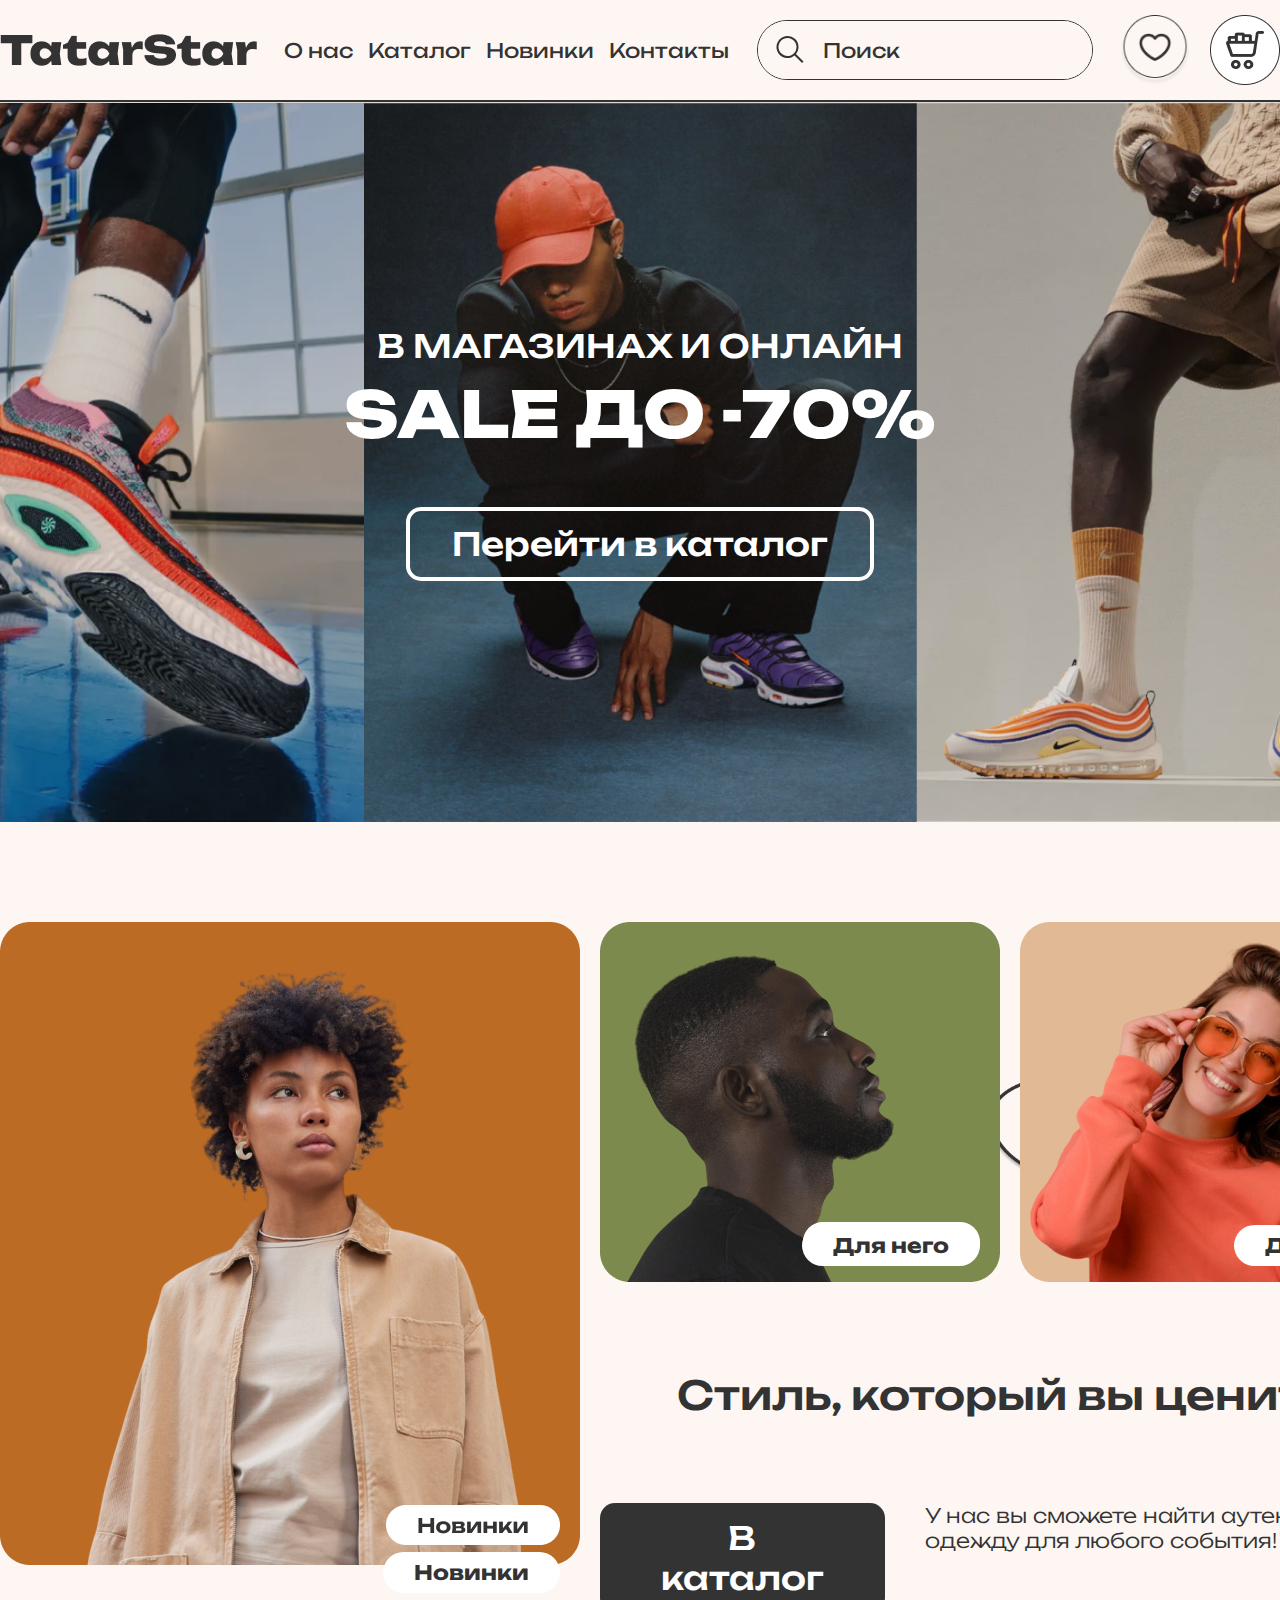
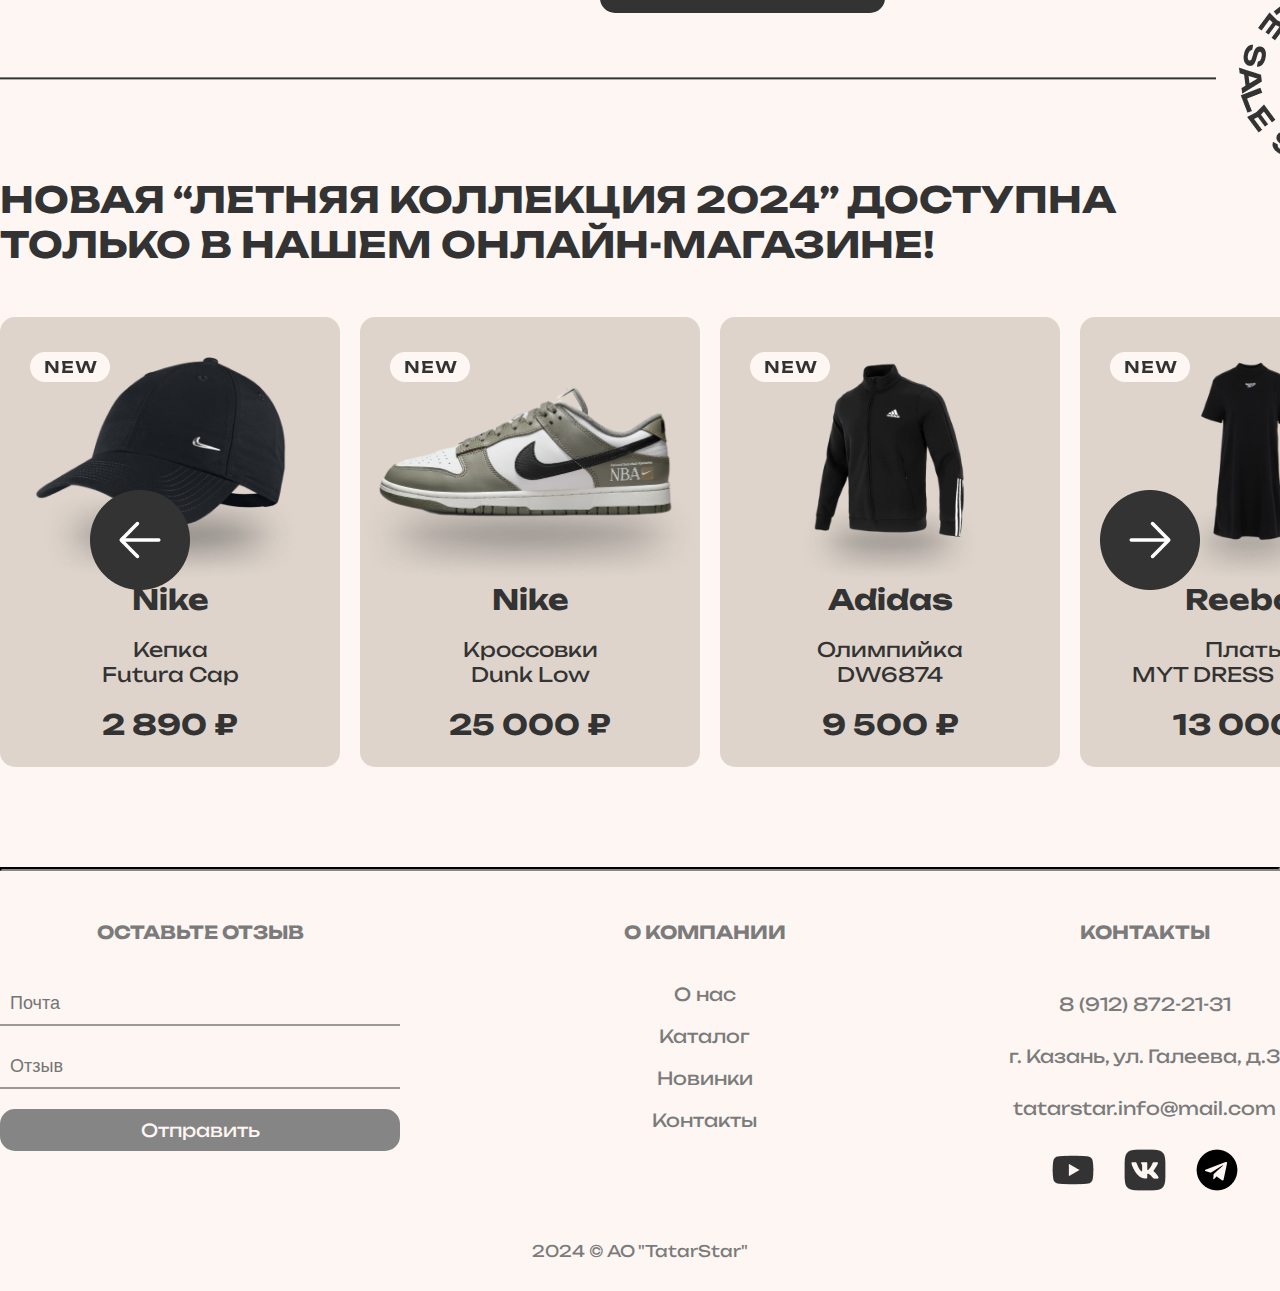
<file: index.html>
<!DOCTYPE html>
<html lang="ru">

<head>
    <meta charset="UTF-8">
    <meta name="viewport" content="width=device-width, initial-scale=1.0">
    <title>TatarStar</title>
    <link rel="stylesheet" href="assets/css/style.css">
</head>

<body>
    <header>
        <div class="content">
            <div class="header">
                <div class="logo">
                    <img src="assets/image/glavnai/header/logo.png" alt="">
                </div>
                <div class="info_header">
                    <a href="#">О нас</a>
                    <a href="catalog.html">Каталог</a>
                    <a href="#new">Новинки</a>
                    <a href="#end">Контакты</a>
                </div>
                <form action="">

                    <img class="img__icon" src="assets/image/glavnai/header/lupa.svg" alt="">
                    <input class="header__input" type="text" placeholder=" Поиск">
                </form>
                <div class="icon__header">

                    <img src="assets/image/glavnai/header/icon1.png" alt="">
                    <img src="assets/image/glavnai/header/icon2.png" alt="">
                </div>
            </div>
        </div>
    </header>
    <section class="banner__img">
        <div class="content">
            <div class="banner">
                <div class="info__banner">
                    <h1> <span class="span__banner">В магазинах и онлайн</span> <br> SALE до -70%</h1>
                </div>
                <div class="button_banner">
                   <a href="#" class="btn__banner">Перейти в каталог</a>
                </div>
            </div>
        </div>
    </section>
    <section class="bests">
        <div class="bests-block content">
            <div class="news">
                <a href="#new">Новинки</a>
                <img src="assets/image/glavnai/kategoria/Новинки.png" alt="">
            </div>

            <div class="bests-photo-text">
                <div class="bests-two-img">
                    <div class="for-him">
                        <a href="">Для него</a>
                        <img src="assets/image/glavnai/kategoria/него.png" alt="">
                    </div>
                    <div class="for-her">
                        <a href="">Для неё</a>
                        <img src="assets/image/glavnai/kategoria/girlpng.png" alt="">
                    </div>
                </div>
                <div class="bests-text">
                    <h2>Стиль, который вы цените!</h2>
                    <div class="bests-btn-text">
                        <a class="bests-btn" href="">В каталог</a>
                        <p>У нас вы сможете найти аутентичную одежду для любого события!</p>
                    </div>
                </div>
            </div>
        </div>
    </section>

    <section class="new-col content" id="new">
        <div class="sale">
            <img src="assets/image/new-col/sale.png" alt="">
        </div>
        <div class="novi">
            <h2 class="novi-text">Новая “летняя коллекция 2024” доступна <br> только в нашем онлайн-магазине!</h2>
            <div class="slider">
                <a href="" class="next">
                    <img src="assets/image/new-col/next.png" alt="">
                </a>
                <div class="slider-cart">

                    <div class="slider-item">
                        <img src="assets/image/new-col/1.png" alt="">
                        <div class="slider-text">
                            <h3>Nike</h3>
                            <p>Кепка <br> Futura Cap</p>
                            <p class="price">2 890 ₽</p>
                        </div>
                        <img src="assets/image/new-col/new.png" alt="" class="fix-new">
                    </div>
                    <div class="slider-item">
                        <img src="assets/image/new-col/2.png" alt="">
                        <div class="slider-text">
                            <h3>Nike</h3>
                            <p>Кроссовки <br> Dunk Low</p>
                            <p class="price">25 000 ₽</p>
                        </div>
                        <img src="assets/image/new-col/new.png" alt="" class="fix-new">
                    </div>
                    <div class="slider-item">
                        <img src="assets/image/new-col/3.png" alt="">
                        <div class="slider-text">
                            <h3>Adidas</h3>
                            <p>Олимпийка <br> DW6874</p>
                            <p class="price">9 500 ₽</p>
                        </div>
                        <img src="assets/image/new-col/new.png" alt="" class="fix-new">
                    </div>
                    <div class="slider-item">
                        <img src="assets/image/new-col/4.png" alt="">
                        <div class="slider-text">
                            <h3>Reebok</h3>
                            <p>Платье <br> MYT DRESS MD454 </p>
                            <p class="price">13 000 ₽</p>
                        </div>
                        <img src="assets/image/new-col/new.png" alt="" class="fix-new">
                    </div>
                </div>

                <a href="" class="back">
                    <img src="assets/image/new-col/back.png" alt="">
                </a>
            </div>
        </div>
    </section>

    <footer class="content" id="end">
        <hr>
        <div class="all-foot hei">
            <div class="otzav">
                <h3>Оставьте отзыв</h3>
                <input type="email" placeholder="Почта">
                <input type="text" placeholder="Отзыв">
                <a href="" class="btn">Отправить</a>
            </div>
            <div class="about hei">
                <h3>О компании</h3>
                <a href="#">О нас</a>
                <a href="catalog.html">Каталог</a>
                <a href="#new">Новинки</a>
                <a href="#end">Контакты</a>
            </div>
            <div class="cont hei">
                <h3>Контакты</h3>
                <a href="tel:+79128722131">8 (912) 872-21-31</a>
                <a href="">г. Казань, ул. Галеева, д.3</a>
                <a href="mailto:tatarstar.info@mail.com">tatarstar.info@mail.com</a>
                <div class="img-foot">
                    <a href=""><img src="assets/image/footer/1.png" alt=""></a>
                    <a href=""><img src="assets/image/footer/2.png" alt=""></a>
                    <a href=""><img src="assets/image/footer/3.png" alt=""></a>
                </div>
            </div>
        </div>
        <p id="end">2024 © АО "TatarStar"</p>
    </footer>
    
</body>

</html>
</file>
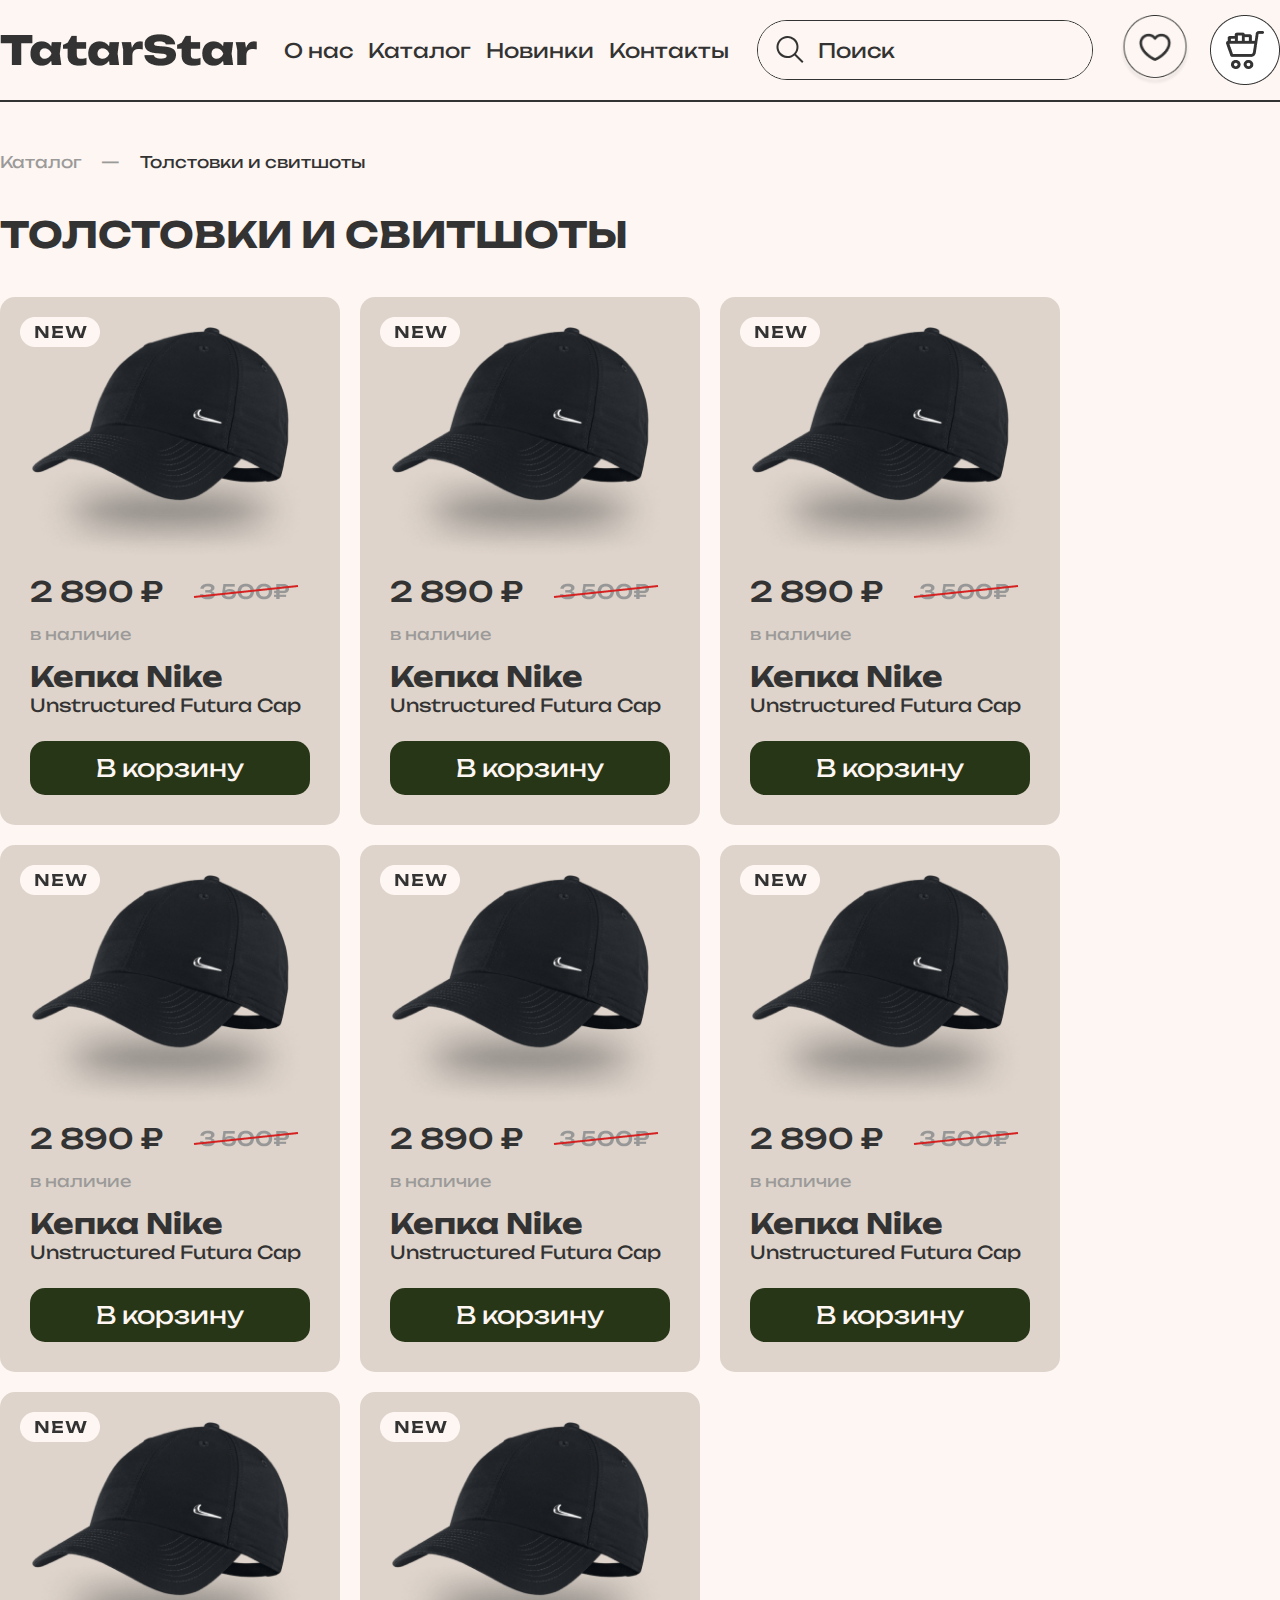
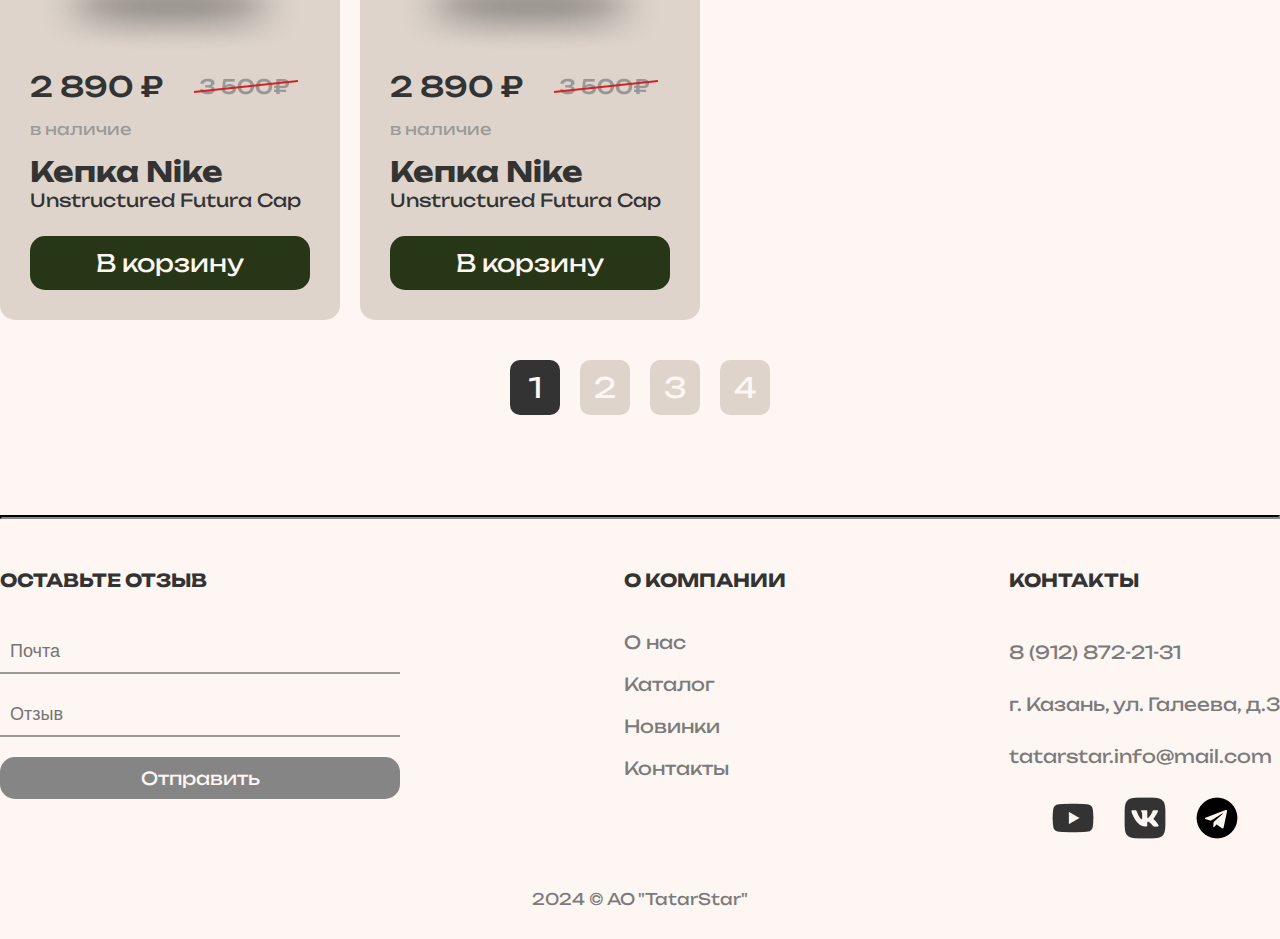
<file: catalog.html>
<!DOCTYPE html>
<html lang="ru">
<head>
    <meta charset="UTF-8">
    <meta name="viewport" content="width=device-width, initial-scale=1.0">
    <title>Katalog</title>
    <link rel="stylesheet" href="assets/css/style.css">
</head>
<body>
    <header>
        <div class="content">
            <div class="header">
                <div class="logo">
                    <img src="assets/image/glavnai/header/logo.png" alt="">
                </div>
                <div class="info_header">
                    <a href="index.html">О нас</a>
                    <a href="catalog.html">Каталог</a>
                    <a href="index.html#new">Новинки</a>
                    <a href="#end">Контакты</a>
                </div>
                <form action="">

                    <img class="img__icon" src="assets/image/glavnai/header/lupa.svg" alt="">
                    <input class="header__input" type="text" placeholder="Поиск">
                </form>
                <div class="icon__header">

                    <img src="assets/image/glavnai/header/icon1.png" alt="">
                    <img src="assets/image/glavnai/header/icon2.png" alt="">
                </div>
            </div>
        </div>
    </header>

    <section class="katalog content">
        <div class="bread">
            <a href="" >Каталог</a>
            <p>—</p>
            <a href="" id="here">Толстовки и свитшоты</a>
        </div>

        <h2>Толстовки и свитшоты</h2>

        <div class="items">
            <div class="item">
                <img src="assets/image/kat2/1.png" alt="">
                <img src="assets/image/kat2/new.png" alt="" class="f-new">
                <div class="cena">
                    <p>2 890 ₽</p>
                    <img src="assets/image/kat2/cena.png" alt="">
                </div>
                <p class="gray">в наличие</p>
                <div class="name-item">
                    <h3>Кепка Nike</h3>
                    <p>Unstructured Futura Cap</p>
                </div>
                <a href="" class="btn2 ">В корзину</a>
            </div>
            
            <div class="item">
                <img src="assets/image/kat2/1.png" alt="">
                <img src="assets/image/kat2/new.png" alt="" class="f-new">
                <div class="cena">
                    <p>2 890 ₽</p>
                    <img src="assets/image/kat2/cena.png" alt="">
                </div>
                <p class="gray">в наличие</p>
                <div class="name-item">
                    <h3>Кепка Nike</h3>
                    <p>Unstructured Futura Cap</p>
                </div>
                <a href="" class="btn2 ">В корзину</a>
            </div>
            <div class="item">
                <img src="assets/image/kat2/1.png" alt="">
                <img src="assets/image/kat2/new.png" alt="" class="f-new">
                <div class="cena">
                    <p>2 890 ₽</p>
                    <img src="assets/image/kat2/cena.png" alt="">
                </div>
                <p class="gray">в наличие</p>
                <div class="name-item">
                    <h3>Кепка Nike</h3>
                    <p>Unstructured Futura Cap</p>
                </div>
                <a href="" class="btn2 ">В корзину</a>
            </div>
            <div class="item">
                <img src="assets/image/kat2/1.png" alt="">
                <img src="assets/image/kat2/new.png" alt="" class="f-new">
                <div class="cena">
                    <p>2 890 ₽</p>
                    <img src="assets/image/kat2/cena.png" alt="">
                </div>
                <p class="gray">в наличие</p>
                <div class="name-item">
                    <h3>Кепка Nike</h3>
                    <p>Unstructured Futura Cap</p>
                </div>
                <a href="" class="btn2 ">В корзину</a>
            </div>
            <div class="item">
                <img src="assets/image/kat2/1.png" alt="">
                <img src="assets/image/kat2/new.png" alt="" class="f-new">
                <div class="cena">
                    <p>2 890 ₽</p>
                    <img src="assets/image/kat2/cena.png" alt="">
                </div>
                <p class="gray">в наличие</p>
                <div class="name-item">
                    <h3>Кепка Nike</h3>
                    <p>Unstructured Futura Cap</p>
                </div>
                <a href="" class="btn2 ">В корзину</a>
            </div>
            <div class="item">
                <img src="assets/image/kat2/1.png" alt="">
                <img src="assets/image/kat2/new.png" alt="" class="f-new">
                <div class="cena">
                    <p>2 890 ₽</p>
                    <img src="assets/image/kat2/cena.png" alt="">
                </div>
                <p class="gray">в наличие</p>
                <div class="name-item">
                    <h3>Кепка Nike</h3>
                    <p>Unstructured Futura Cap</p>
                </div>
                <a href="" class="btn2 ">В корзину</a>
            </div>
            <div class="item">
                <img src="assets/image/kat2/1.png" alt="">
                <img src="assets/image/kat2/new.png" alt="" class="f-new">
                <div class="cena">
                    <p>2 890 ₽</p>
                    <img src="assets/image/kat2/cena.png" alt="">
                </div>
                <p class="gray">в наличие</p>
                <div class="name-item">
                    <h3>Кепка Nike</h3>
                    <p>Unstructured Futura Cap</p>
                </div>
                <a href="" class="btn2 ">В корзину</a>
            </div>
            <div class="item">
                <img src="assets/image/kat2/1.png" alt="">
                <img src="assets/image/kat2/new.png" alt="" class="f-new">
                <div class="cena">
                    <p>2 890 ₽</p>
                    <img src="assets/image/kat2/cena.png" alt="">
                </div>
                <p class="gray">в наличие</p>
                <div class="name-item">
                    <h3>Кепка Nike</h3>
                    <p>Unstructured Futura Cap</p>
                </div>
                <a href="" class="btn2 ">В корзину</a>
            </div>

        </div>

        <div class="niz">
            <a href="" id="tyt">1</a>
            <a href="">2</a>
            <a href="">3</a>
            <a href="">4</a>
        </div>

    </section>

    <footer class="content">
        <hr>
        <div class="all-foot hei">
            <div class="otzav">
                <h3>Оставьте отзыв</h3>
                <input type="email" placeholder="Почта">
                <input type="text" placeholder="Отзыв">
                <a href="" class="btn">Отправить</a>
            </div>
            <div class="about hei">
                <h3>О компании</h3>
                <a href="#">О нас</a>
                <a href="catalog.html">Каталог</a>
                <a href="index.html#new">Новинки</a>
                <a href="#end">Контакты</a>
            </div>
            <div class="cont hei">
                <h3>Контакты</h3>
                <a href="tel:+79128722131">8 (912) 872-21-31</a>
                <a>г. Казань, ул. Галеева, д.3</a>
                <a href="mailto:tatarstar.info@mail.com">tatarstar.info@mail.com</a>
                <div class="img-foot">
                    <a href=""><img src="assets/image/footer/1.png" alt=""></a>
                    <a href=""><img src="assets/image/footer/2.png" alt=""></a>
                    <a href=""><img src="assets/image/footer/3.png" alt=""></a>
                </div>
            </div>
        </div>
        <p id="end">2024 © АО "TatarStar"</p>
    </footer>
</body>
</html>
</file>
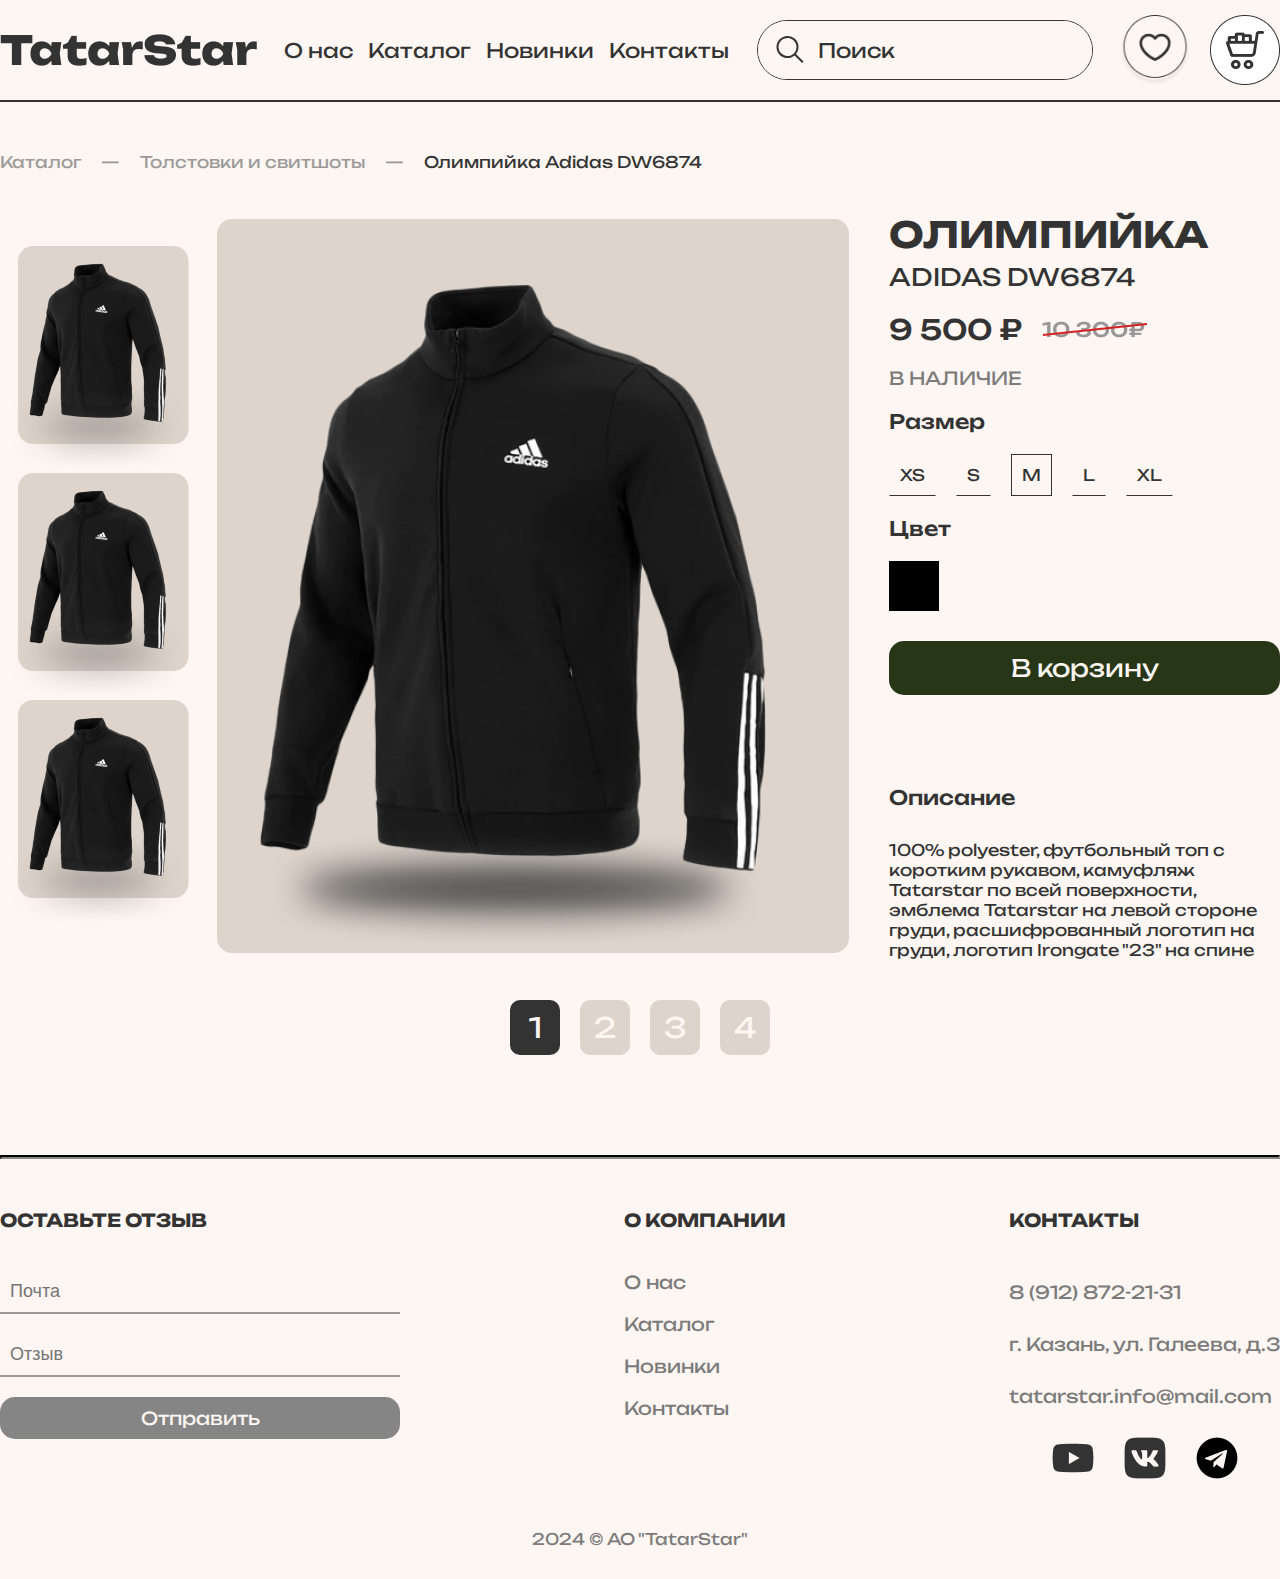
<file: stranica.html>
<!DOCTYPE html>
<html lang="ru">

<head>
    <meta charset="UTF-8">
    <meta name="viewport" content="width=device-width, initial-scale=1.0">
    <title>Stranica</title>
    <link rel="stylesheet" href="assets/css/style.css">
</head>
<body>
    <header>
        <div class="content">
            <div class="header">
                <div class="logo">
                    <img src="assets/image/glavnai/header/logo.png" alt="">
                </div>
                <div class="info_header">
                    <a href="index.html">О нас</a>
                    <a href="catalog.html">Каталог</a>
                    <a href="index.html#new">Новинки</a>
                    <a href="#end">Контакты</a>
                </div>
                <form action="">

                    <img class="img__icon" src="assets/image/glavnai/header/lupa.svg" alt="">
                    <input class="header__input" type="text" placeholder="Поиск">
                </form>
                <div class="icon__header">

                    <img src="assets/image/glavnai/header/icon1.png" alt="">
                    <img src="assets/image/glavnai/header/icon2.png" alt="">
                </div>
            </div>
        </div>
    </header>

    <section class=" stranica content">
        <div class="bread">
            <a href="" >Каталог</a>
            <p>—</p>
            <a href="" >Толстовки и свитшоты</a>
            <p>—</p>
            <a href="" id="here">Олимпийка Adidas DW6874</a>
        </div>

        <div class="img-text">
            <div class="imgs">
                <div class="three-img">
                    <img src="assets/image/stranica/1.png" alt="">
                    <img src="assets/image/stranica/img.png" alt="">
                    <img src="assets/image/stranica/img.png" alt="">
                </div>
                <img src="assets/image/stranica/img1.png" alt="" class="big">
            </div>
            <div class="big-text">
                <h2 class="upper">Олимпийка</h2>
                <h3 class="upper">Adidas DW6874</h3>
                <div class="price1">
                    <p>9 500 ₽</p>
                    <img src="assets/image/stranica/2.png" alt="">
                </div>
                <p id="gray">в наличие</p>
                <h4>Размер</h4>
                <div class="size">
                    <a>XS</a>
                    <a>S</a>
                    <a id="mma">M</a>
                    <a>L</a>
                    <a>XL</a>
                </div>
                <h4>Цвет</h4>
                <div class="black"></div>
                <a href="" class="btn2">В корзину</a>
                <div class="opis">
                    <h4>Описание</h4>
                    <p>100% polyester, футбольный топ с коротким рукавом, камуфляж Tatarstar по всей поверхности, эмблема Tatarstar на левой стороне груди, расшифрованный логотип на груди, логотип Irongate "23" на спине</p>
                </div>

            </div>
        </div>
        <div class="niz">
            <a href="" id="tyt">1</a>
            <a href="">2</a>
            <a href="">3</a>
            <a href="">4</a>
        </div>
    </section>











    <footer class="content">
        <hr>
        <div class="all-foot hei">
            <div class="otzav">
                <h3>Оставьте отзыв</h3>
                <input type="email" placeholder="Почта">
                <input type="text" placeholder="Отзыв">
                <a href="" class="btn">Отправить</a>
            </div>
            <div class="about hei">
                <h3>О компании</h3>
                <a href="index.html">О нас</a>
                <a href="catalog.html">Каталог</a>
                <a href="index.html#new">Новинки</a>
                <a href="#end">Контакты</a>
            </div>
            <div class="cont hei">
                <h3>Контакты</h3>
                <a href="tel:+79128722131">8 (912) 872-21-31</a>
                <a>г. Казань, ул. Галеева, д.3</a>
                <a href="mailto:tatarstar.info@mail.com">tatarstar.info@mail.com</a>
                <div class="img-foot">
                    <a href=""><img src="assets/image/footer/1.png" alt=""></a>
                    <a href=""><img src="assets/image/footer/2.png" alt=""></a>
                    <a href=""><img src="assets/image/footer/3.png" alt=""></a>
                </div>
            </div>
        </div>
        <p id="end">2024 © АО "TatarStar"</p>
    </footer>
</body>
</html>
</file>
<file: assets/css/style.css>
@font-face {
    font-family: "Unbounded";
    src: url(../fonts/Unbounded-Light.ttf);
    font-weight: 300;
}

@font-face {
    font-family: "Unbounded";
    src: url(../fonts/Unbounded-Regular.ttf);
    font-weight: 400;
}

@font-face {
    font-family: "Unbounded";
    src: url(../fonts/Unbounded-Medium.ttf);
    font-weight: 500;
}

@font-face {
    font-family: "Unbounded";
    src: url(../fonts/Unbounded-Bold.ttf);
    font-weight: 700;
}

@font-face {
    font-family: "Unbounded";
    src: url(../fonts/Unbounded-ExtraBold.ttf);
    font-weight: 800;
}

* {
    margin: 0;
    padding: 0;
    box-sizing: border-box;
    transition: .7s;
    scroll-behavior: smooth;
    text-decoration: none;
    list-style: none;
}

body {
    background: #FDF6F2;
    font-family: "Unbounded";
}

.content {
    max-width: 1420px;
    margin: 0 auto;
}

/* HEADER START */
.header {
    padding: 15px 0;
    display: flex;
    flex-direction: row;
    justify-content: space-between;
    align-items: center;
    border-bottom: #333 2px solid;
}

.logo {
    display: flex;
    flex-direction: row;
    justify-content: space-around;
}

.info_header {
    display: flex;
    flex-direction: row;
    justify-content: center;
    gap: 15px;
}

.info_header a:hover  {
    color: #283618; 
    transform: scale(1.01);
}

.icon__header {
    display: flex;
    flex-direction: row;
    justify-content: center;
    gap: 20px;
    align-items: center;
}

.icon__header img {
    width: 70px;
    height: 70px;
}

.img__icon {
    position: absolute;
    left: 17.5px;
    top: 14px;

}

form {
    position: relative;
}

.header__input {
    border-radius: 40px;
    border: 1px solid #333;
    width: 336px;
    height: 60px;
    font-size: 20px;
    font-weight: 400;
    font-family: "Unbounded";
}

.header__input::placeholder {
    color: #333;
    font-size: 20px;
    font-weight: 400;
    padding: 17px 168px 17px 60px;
    background-color: #FDF6F2;
}

.info_header a {
    color: #333;
    font-family: Unbounded;
    font-size: 20px;
    font-weight: 400;

}

/* BANNER START */
.banner__img {
    background: url(../image/glavnai/banner/banner.png) center;

    background-size: cover;
    background-repeat: no-repeat;
    width: 100%;
    height: 80vh;
    padding: 15%;
}

.info__banner h1 {
    text-align: center;
    color: #FFF;
    text-align: center;
    font-family: Unbounded;
    font-size: 64px;
    font-style: normal;
    font-weight: 800;
    line-height: normal;
    text-transform: uppercase;
}

.span__banner {
    color: white;
    align-items: center;
    font-family: Unbounded;
    font-size: 32px;
    font-weight: 500;
    line-height: normal;
    text-transform: uppercase;
}
.button_banner { 
    display: flex; 
    flex-direction: row; 
    justify-content: center; 
} 
 
.btn__banner { 
    color: #FFF; 
    text-align: center; 
    font-size: 32px; 
    padding: 13px 42px; 
    border-radius: 15px; 
    border: 4px solid #FFF; 
    font-weight: 500;
    margin: 53px;
}

.btn__banner:hover {
    background-color: #FFF;
    color: #333;
}


/* banner */
.bests {
    background: url(../image/glavnai/kategoria/Фон.png) center;
    width: 100%;
    height: 85vh;
    background-repeat: no-repeat;
    background-size: cover;
    padding-top: 100px;
}

.bests-block {
    display: flex;
    flex-direction: row;
    gap: 20px;
}

.bests-photo-text {
    display: flex;
    flex-direction: column;
}

.bests-two-img {
    display: flex;
    flex-direction: row;
    gap: 20px;
}

.news {
    position: relative;
}

.news a {
    color: #333;
    font-size: 20px;
    font-weight: 700;
    bottom: 20px;
    right: 20px;
    background-color: #fff;
    padding: 8px 31px;
    border-radius: 30px;
    position: absolute;
}

.news a:hover {
    background-color: #333;
    color: #FFF;
}

.for-him {
    position: relative;
}

.for-him a {
    color: #333;
    font-size: 20px;
    font-weight: 700;
    bottom: 20px;
    right: 20px;
    background-color: #fff;
    padding: 8px 31px;
    border-radius: 30px;
    position: absolute;
}

.for-him a:hover, 
.for-her a:hover {
    background-color: #333;
    color: #FFF;
}

.for-her {
    position: relative;
}

.for-her a {
    color: #333;
    font-size: 20px;
    font-weight: 700;
    bottom: 20px;
    right: 20px;
    background-color: #fff;
    padding: 8px 31px;
    border-radius: 30px;
    position: absolute;
}

.bests-text {
    display: flex;
    flex-direction: column;
    align-items: center;
    padding-top: 84px;
    gap: 83px;
}

.bests-text h2 {
    color: #333;
    font-size: 40px;
    font-weight: 500;

}

.bests-btn-text {
    display: flex;
    flex-direction: row;
    gap: 40px;
}

.bests-btn {
    border-radius: 15px;
    background: #333;
    color: #FFF;
    text-align: center;
    border: 2px solid transparent;
    font-size: 32px;
    font-weight: 500;
    padding: 13px 41px;
}

.bests-btn:hover {
    background-color: transparent;
    border: 2px solid #333;
    color: #333;
}

.bests-btn-text p {
    width: 496px;
    color: #333;
    font-size: 20px;
    font-weight: 300;
}

/* new collection */

.new-col {
    display: flex;
    flex-direction: column;
}

.novi {
    display: flex;
    flex-direction: column;
    width: 1420px;
    gap: 50px;
}

.novi-text {
    text-transform: uppercase;
    font-size: 36px;
    color: #333;
}

.slider {
    margin: 0 auto;
    display: flex;
    align-items: center;
    justify-content: space-between;
}

.slider-cart {
    width: 1420px;
    display: flex;
    align-items: center;
    justify-content: space-between;
}

.slider-item {
    width: 340px;
    height: 450px;
    display: flex;
    flex-direction: column;
    align-items: center;
    text-align: center;
    border-radius: 15px;
    background: #DED4CB;
    padding: 40px 15px 20px;
}

.slider-item:hover img {
    transform: scale(1.1);
}

.slider-item img {
    height: 225px;
}

.slider-text {
    color: #333;
    display: flex;
    flex-direction: column;
    align-items: center;
    gap: 20px;
}

.slider-text h3 {
    font-size: 28px;
}

.slider-text p {
    font-size: 20px;
}

.slider-text .price {
    font-size: 28px;
    font-weight: 600;
}

.fix-new {
    position: relative;
    width: 80px;
    height: 30px;
    bottom: 390px;
    right: 100px;
}

.next {
    position: absolute;
    left: 90px;
}

.back {
    position: absolute;
    right: 80px;
}



/* footer */

footer {
    padding: 100px 0 30px;
    color: #333;
}

hr {
    border-width: 2px;
    border-color: #333;
}

.all-foot  {
    display: flex;
    justify-content: space-between;
    padding-top: 50px;
}

.all-foot h3 {
    font-size: 18px;
    text-transform: uppercase;
    padding-bottom: 20px;
}

.about {
    display: flex;
    flex-direction: column;
    gap: 20px;
}

.about a {
    color: #7B7B7B;
    font-size: 18px;
}

.about a:hover {
    color: #283618;
    
}


.cont {
    display: flex;
    flex-direction: column;
    gap: 30px;
}

.cont p {
    color: #7B7B7B;
    font-size: 18px;
}

.cont a {
    color: #7B7B7B;
    font-size: 18px;
}

.cont a:hover {
    color: #283618;
}

.img-foot {
    display: flex;
    align-items: center;
    gap: 30px;
    margin: 0 auto;
}

.otzav {
  display: flex;
  flex-direction: column;
  gap: 20px;  
}

.hei {
    height: 370px;
}

.btn {
    font-size: 18px;
    border-radius: 15px;
    background: #868585;
    padding: 10px 13px;
    text-align: center;
    color: #FDF6F2;
}

.btn:hover {
    background-color: #283618;
}

.otzav input {
    font-size: 18px;
    padding: 10px;
    background: transparent;
    border: none;
    border-bottom: #9B9A99 2px solid;
    width: 400px;
}

#end {
    text-align: center;
    color: #7B7B7B;
}




/* Katalog 2 */


.katalog {
    display: flex;
    flex-direction: column;
    gap: 40px;
    margin-top: 50px;
    color: #333;
}

.bread {
    display: flex;
    align-items: center;
    gap: 20px;
    color: #9B9A99;
}

.bread a {
    color: #9B9A99;
}

#here {
    color: #333;
}

.katalog h2 {
    font-size: 36px;
    text-transform: uppercase;
    color: #333;
}

.items {
    display: flex;
    align-items: center;
    flex-wrap: wrap;
    gap: 20px;
}

.item {
    display: flex;
    flex-direction: column;
    background: #DED4CB;
    padding: 30px;
    border-radius: 15px;
    position: relative;
    gap: 15px;
    width: 340px;
}

.f-new {
    position: absolute;
    top: 20px;
    left: 20px;
}

.cena {
    display: flex;
    align-items: center;
    gap: 30px;
    font-size: 28px;
    font-weight: 500;
}

.gray {
    color: #9B9A99;
}

.name-item h3{
    font-size: 28px;
}

.name-item p {
    font-size: 18px;
}

.btn2 {
    margin-top: 10px;
    font-size: 24px;
    border-radius: 15px;
    background: #283618;
    padding: 10px 13px;
    text-align: center;
    color: #FDF6F2;
    border: 2px solid transparent;
}

.btn2:hover {
    background-color: transparent;
    color: #283618;
    border: #283618 2px solid;
}


.niz {
    margin: 0 auto;
    display: flex;
    gap: 20px;
}

.niz a {
    width: 50px;
    padding: 10px 0;
    text-align: center;
    color: #FDF6F2;
    background: #DED4CB;
    border-radius: 10px;
    font-size: 28px;
}

.niz a:hover {
    background-color: #333;
}

#tyt {
    background-color: #333;
}

/* stranica */

.stranica {
    display: flex;
    flex-direction: column;
    gap: 40px;
    margin-top: 50px;
    color: #333;
}

.img-text {
    display: flex;
    gap: 40px;
}

.imgs {
    display: flex;
    align-items: center;
    gap: 20px;
}

.three-img {
    display: flex;
    flex-direction: column;
    align-items: center;
    justify-content: space-between;
}

.big-text {
    display: flex;
    flex-direction: column;
    gap: 20px;
}

.upper {
    text-transform: uppercase;
}

.big-text h2 {
    font-size: 36px;
}

.big-text h3 {
    margin-top: -15px;
    font-weight: 400;
    font-size: 24px;
}

.price1 {
    display: flex;
    align-items: center;
    gap: 20px;
} 

.price1 p {
    font-size: 28px;
    font-weight: 500;
}

#gray {
    color: #7B7B7B;
    text-transform: uppercase;
    font-size: 18px;
}

.size {
    display: flex;
    gap: 20px;
}

.size a {
    padding: 10px;
    border: 1px solid transparent;
    border-bottom: #333 1px solid;
}

.size a:hover {
    border: 1px solid #333;
}

#mma {
    border: 1px solid #333;
}

.black {
    width: 50px;
    height: 50px;
    background-color: black;
}

.opis {
    margin-top: 70px;
    display: flex;
    flex-direction: column;
    gap: 30px;
}

.big-text h4 {
    font-size: 20px;
    font-weight: 500;
}

/* Korzina */

.content2 {
    max-width: 800px;
    margin: 0 auto;
    padding-top: 30px;
    background-color: #FFF;
    padding: 45px;

}

.korzina h2 {
    color: #283618;
    font-family: Unbounded;
    font-size: 51.942px;
    font-style: normal;
    font-weight: 500;
    line-height: normal;
}

.text_korzina {
    display: flex;
    flex-direction: row;
    align-items: center;
    gap: 90px;
    padding-top: 30px;
}

.text_korzina p,
.text_korzina h4,
.text_korzina h5 {
    color: #283618;
    font-family: Unbounded;
    font-size: 16.267px;
    font-style: normal;
    font-weight: 300;
    line-height: normal;
}

.text_korzina p {
    width: 400px;
}

.stra {
    width: 701px;
    height: 1px;
    background: #D8D8D8;
    margin: 10px 0;
}

.osnova__korxina {
    display: flex;
    gap: 10px;
}

.info__korxins__tovar h2 {
    color: #333;
    font-family: Unbounded;
    font-size: 12.846px;
    font-style: normal;
    font-weight: 400;
    line-height: normal;
    width: 298.179px;
}

.info__korxins__tovar p {
    color: #ACACAC;
    font-family: Unbounded;
    font-size: 12.983px;
    font-style: normal;
    font-weight: 300;
    line-height: normal;
}

.tovar__korxina {
    display: inline-flex;
    padding: 10px 0px;
    align-items: center;
    gap: 18px;
}

.kol__korxina {
    display: flex;
    flex-direction: column;
    justify-content: center;
    gap: 19px;
    align-items: center;
}

.kol__korxina img {
    width: 10px;
    height: 10px;
}

.kol__korxina p {
    color: #ACACAC;
    font-family: Unbounded;
    font-size: 10.899px;
    font-style: normal;
    font-weight: 400;
    line-height: normal;
    width: 33px;
}

.zena__korzina {
    color: #283618;
    font-family: Unbounded;
    font-size: 16.267px;
    font-style: normal;
    font-weight: 500;
    line-height: normal;
}

.zena__korzina p {
    color: #283618;
    font-family: Unbounded;
    font-size: 16.267px;
    font-style: normal;
    font-weight: 500;
    line-height: normal;
    margin-left: 50px;
}

.zena__korzina {
    display: flex;
    flex-direction: column;
    justify-content: center;
    align-items: center;
}

.krest__korzina {
    display: flex;
    flex-direction: column;
    justify-content: center;
    align-items: center;
}

.info_konez__korzina {
    display: inline-flex;
    flex-direction: column;
    align-items: flex-end;
    gap: 2px;
    padding-left: 380px;
}

.btn__korzina_color {
    color: #FFF;
    font-family: Unbounded;
    font-size: 20px;
    font-style: normal;
    font-weight: 500;
    line-height: normal;
    border-radius: 20px;
    background: #283618;
}

.btn__korzina_color:hover {
    color: #7B7B7B;
}

.btn__korzina a {
    display: inline-flex;
    padding: 25px 213px;
    justify-content: center;
    align-items: center;
    gap: 10px;
    margin-top: 51px;
}
</file>
